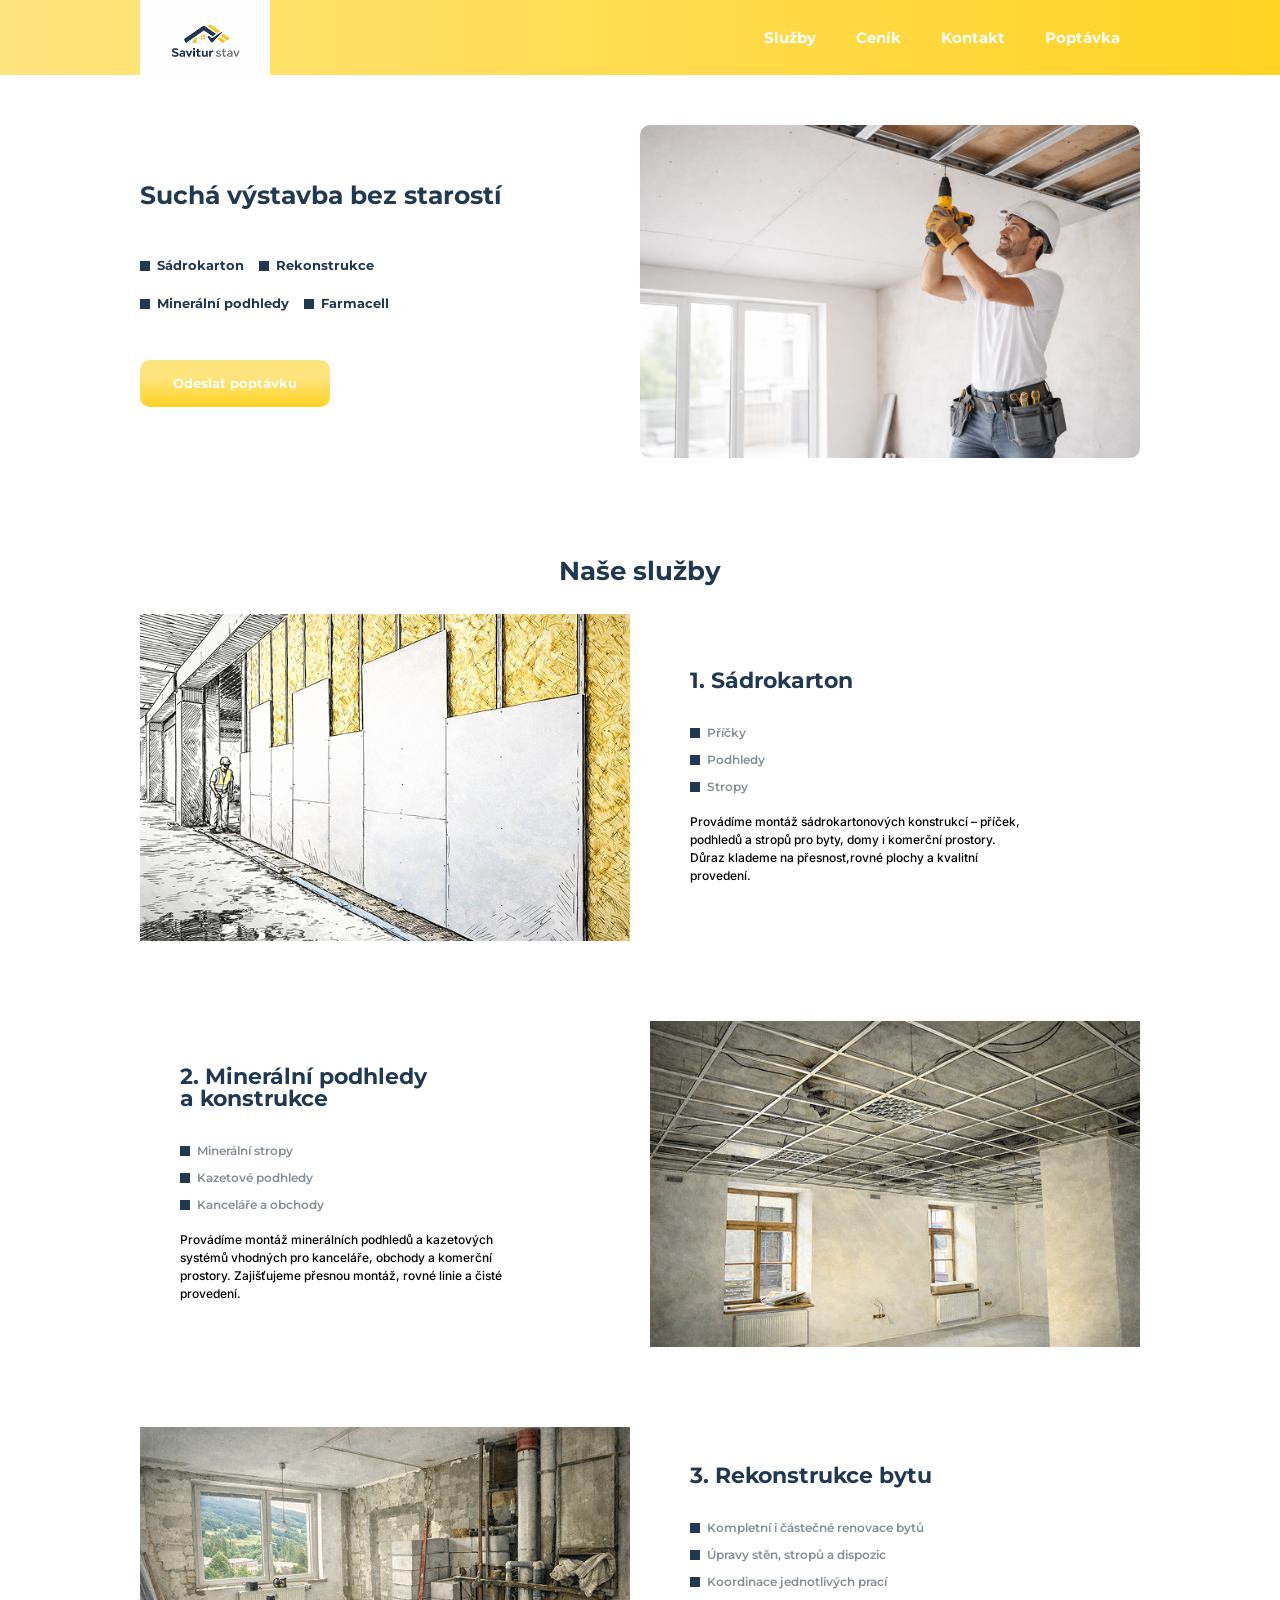
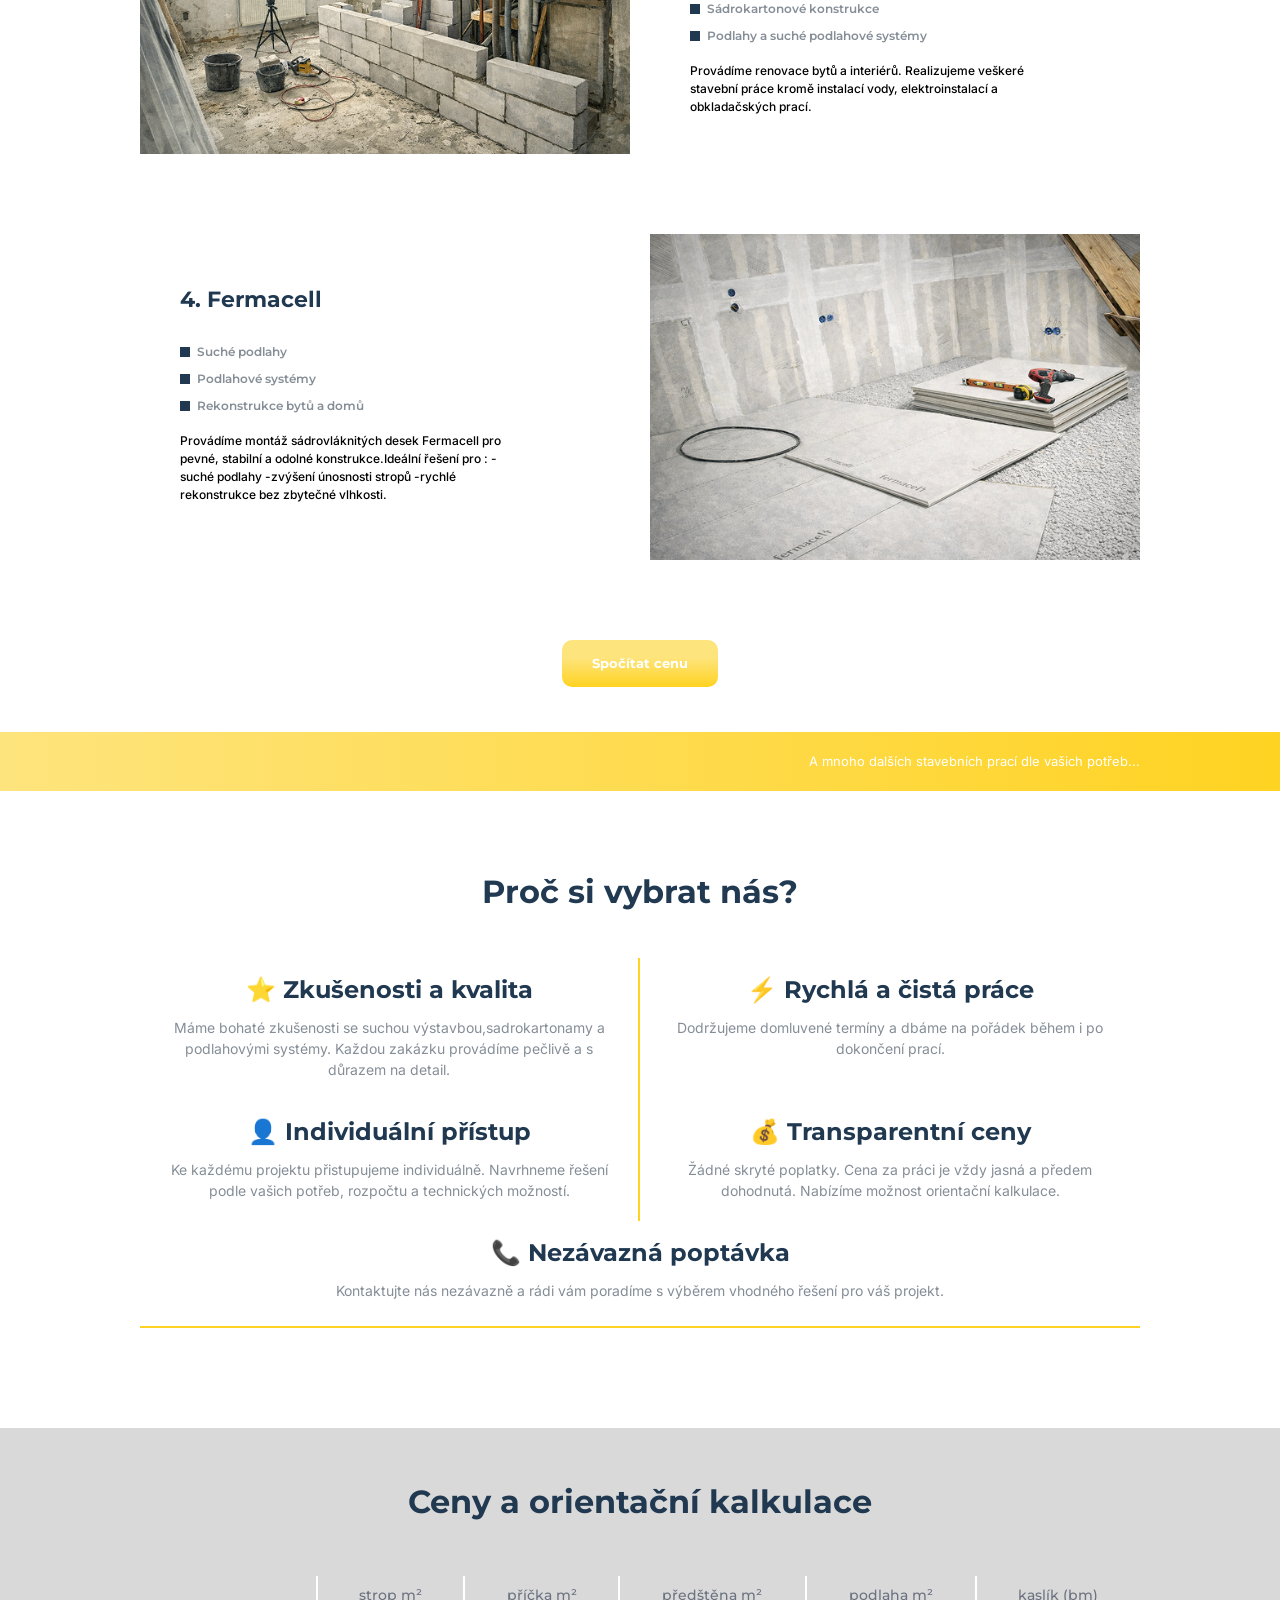
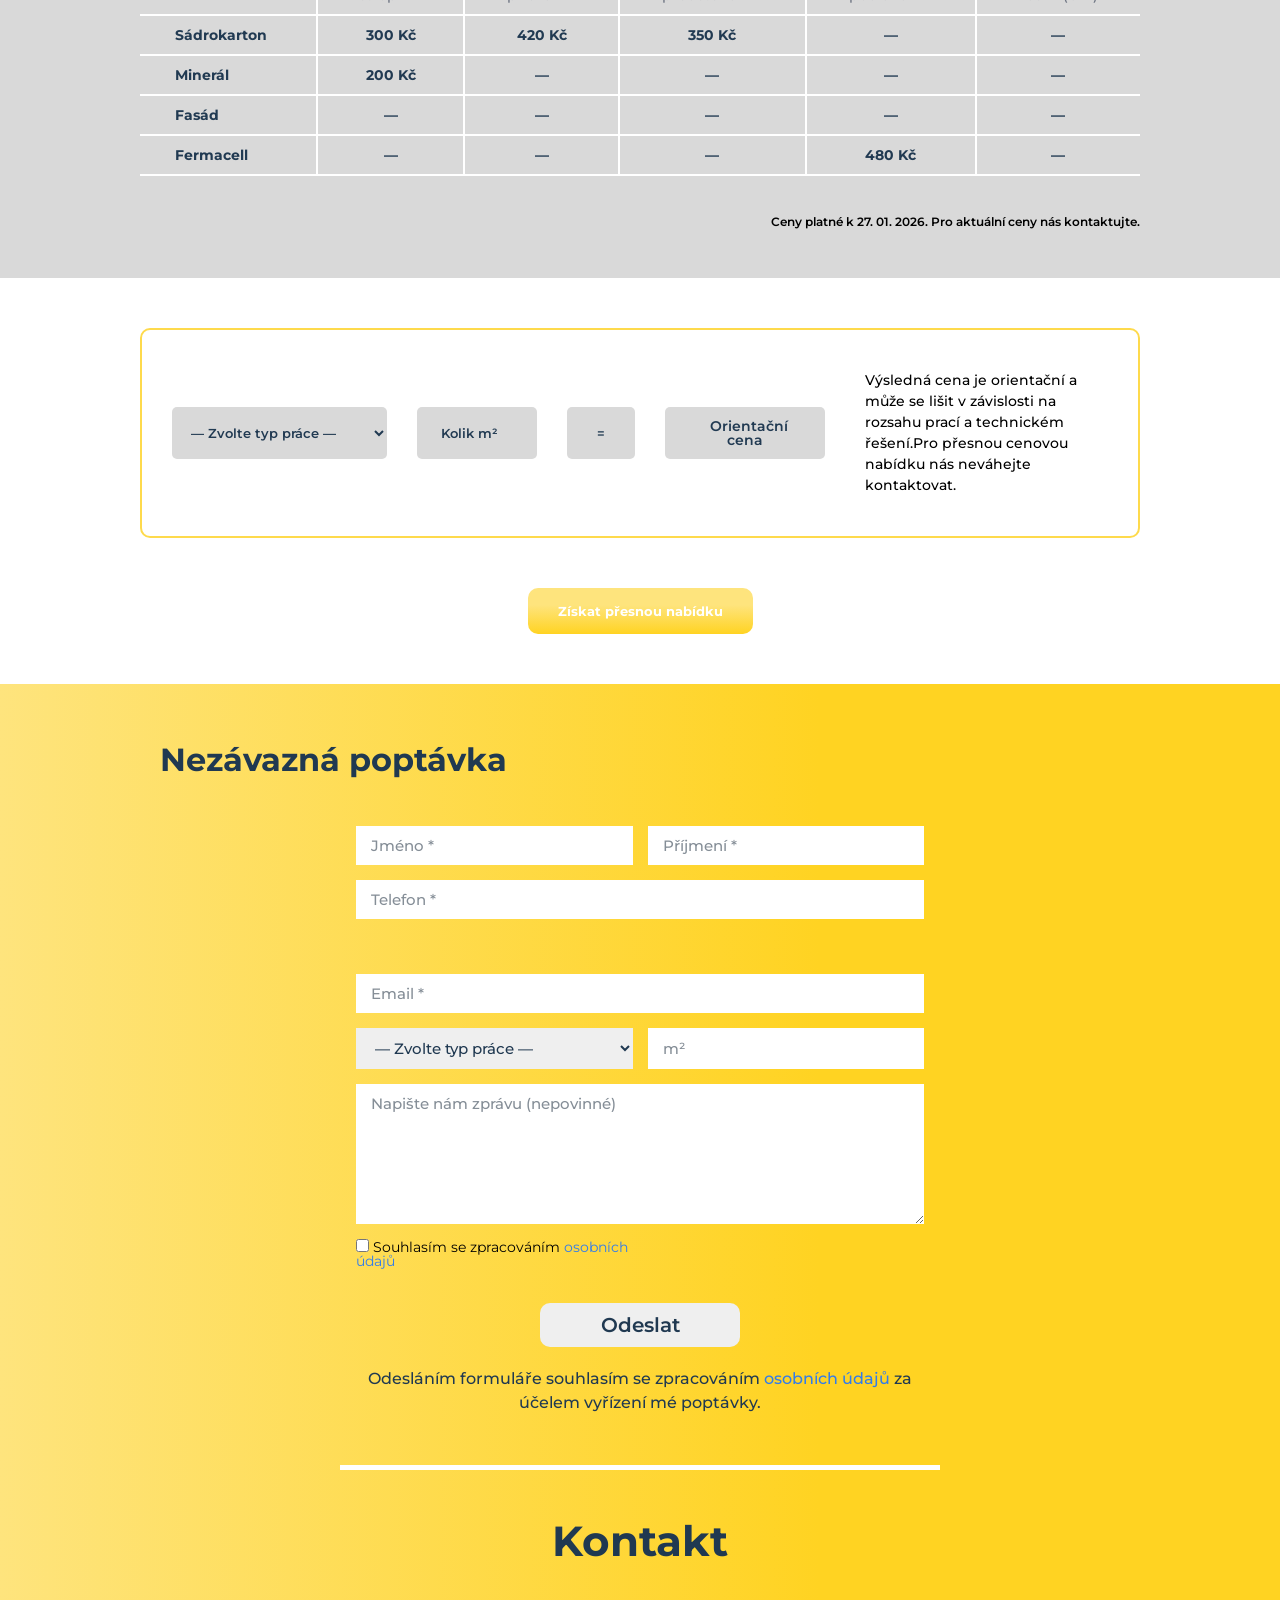
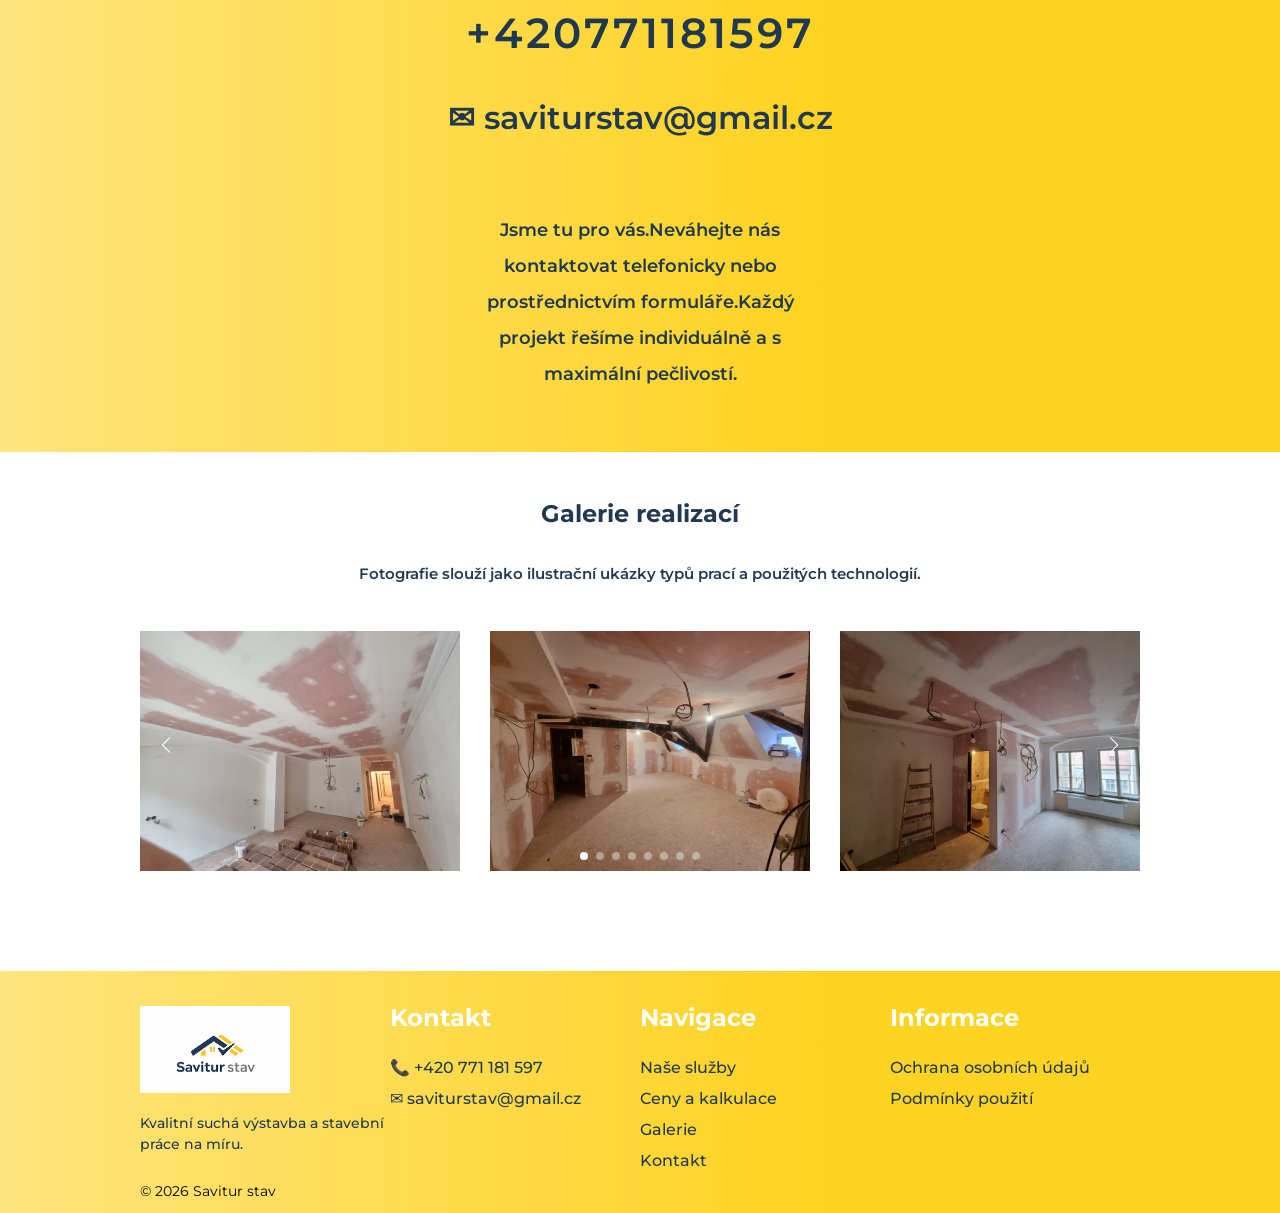
<file: index.html>
<!DOCTYPE html>
<html lang="en">
<head>
  <meta charset="UTF-8">
  <meta name="viewport" content="width=device-width, initial-scale=1.0">
  <link rel="stylesheet" href="css/nullstyle.css">
  <link rel="stylesheet" href="css/components.css">
  <link rel="stylesheet" href="https://cdn.jsdelivr.net/npm/swiper@11/swiper-bundle.min.css"/>
  <link rel="stylesheet" href="css/style.css">
  <title>Savitur stav</title>
</head>
<body>
  <div class="wrapper">
    <header>
      <div class="header">
        <div class="container">
          <div class="header__body">
            <div class="header__logo">
              <a href="index.html"><img src="images/header__logo.png" alt="#"></a>
            </div>
            <nav class="header__list">
              <ul>
                <li><a href="#work">Služby</a></li>
                <li><a href="#table">Ceník</a></li>
                <li><a href="#poptavka">Kontakt</a></li>
                <li><a href="#poptavka">Poptávka</a></li>
              </ul>
            </nav>
            <div class="burger">
              <span></span>
            </div>
          </div>
        </div>
      </div>
      <div class="burger__body">
        <nav class="header__list">
          <ul>
          <li><a href="#work">Služby</a></li>
          <li><a href="#table">Ceník</a></li>
          <li><a href="#poptavka">Kontakt</a></li>
          <li class="poptvka"><a href="#poptavka">Poptávka</a></li>
        </ul>
      </nav>
    </div>
    </header>
    <main>
      <section>
        <div class="hero">
          <div class="container">
            <div class="hero__body">
              <div class="hero__text">
                <h1 class="title24">Suchá výstavba  bez starostí</h1>
                <ul>
                  <li class="title13"><span><div class="kvadrat"></div></span>Sádrokarton</li>
                  <li class="title13"><span><div class="kvadrat"></div></span>Rekonstrukce</li>
                  <li class="title13"><span><div class="kvadrat"></div></span>Minerální podhledy</li>
                  <li class="title13"><span><div class="kvadrat"></div></span>Farmacell</li>
                </ul>
                <button class="button"><a href="#poptavka">Odeslat poptávku</a></button>
              </div>
              <div class="hero__img">
                <img src="images/hero__images1.png" alt="#">
              </div>
            </div>
          </div>
        </div>
      </section>
      <section id="work">
        <div class="works">
          <div class="container">
            <div class="works__body">
              <h2 class="works__title title23">Naše služby</h2>
              <div class="works__block">
                <div class="works__block__images">
                  <img src="images/section-2__works-block1.png" alt="#">
                </div>
                <div class="works__block__text">
                  <h3 class="works__block__text__title title18">1. Sádrokarton</h3>
                  <div class="works__block__text__images">
                    <img src="images/section-2__works-block1.png" alt="#">
                  </div>
                  <div class="works__block__text__subtitle">
                    <h4><span><div class="kvadrat"></div></span>Příčky</h4>
                    <h4><span><div class="kvadrat"></div></span>Podhledy</h4>
                    <h4><span><div class="kvadrat"></div></span>Stropy</h4>
                  </div>
                  <div class="works__block__text__text">
                    <p>Provádíme montáž sádrokartonových konstrukcí
                    – příček, podhledů a stropů 
                    pro byty, domy i komerční prostory. 
                    Důraz klademe na přesnost,rovné plochy
                    a kvalitní provedení.</p>
                  </div>
                </div>
              </div>
              <div class="works__block">
                <div class="works__block__text">
                  <h3 class="works__block__text__title title18">2. Minerální podhledy <br> a konstrukce</h3>
                  <div class="works__block__text__images">
                    <img src="images/section-2__works-block2.png" alt="#">
                  </div>
                  <div class="works__block__text__subtitle">
                    <h4><span><div class="kvadrat"></div></span>Minerální stropy</h4>
                    <h4><span><div class="kvadrat"></div></span>Kazetové podhledy</h4>
                    <h4><span><div class="kvadrat"></div></span>Kanceláře a obchody</h4>
                  </div>
                  <div class="works__block__text__text">
                    <p>Provádíme montáž minerálních podhledů a kazetových systémů
                      vhodných pro kanceláře, obchody a komerční prostory. 
                      Zajišťujeme přesnou montáž, rovné linie a čisté provedení.</p>
                  </div>
                </div>
                <div class="works__block__images">
                  <img src="images/section-2__works-block2.png" alt="#">
                </div>
              </div>
              <div class="works__block">
                <div class="works__block__images">
                  <img src="images/section-2__works-block3.png" alt="#">
                </div>
                <div class="works__block__text">
                  <h3 class="works__block__text__title title18">3. Rekonstrukce bytu</h3>
                  <div class="works__block__text__images">
                    <img src="images/section-2__works-block3.png" alt="#">
                  </div>
                  <div class="works__block__text__subtitle">
                    <h4><span><div class="kvadrat"></div></span>Kompletní i částečné renovace bytů</h4>
                    <h4><span><div class="kvadrat"></div></span>Úpravy stěn, stropů a dispozic</h4>
                    <h4><span><div class="kvadrat"></div></span>Koordinace jednotlivých prací</h4>
                    <h4><span><div class="kvadrat"></div></span>Sádrokartonové konstrukce</h4>
                    <h4><span><div class="kvadrat"></div></span>Podlahy a suché podlahové systémy</h4>
                  </div>
                  <div class="works__block__text__text">
                    <p>Provádíme renovace bytů a interiérů. Realizujeme veškeré stavební práce kromě instalací vody, elektroinstalací a obkladačských prací.</p>
                  </div>
                </div>
              </div>
              <div class="works__block">
                <div class="works__block__text">
                  <h3 class="works__block__text__title title18">4. Fermacell</h3>
                  <div class="works__block__text__images">
                    <img src="images/section-2__works-block4.png" alt="#">
                  </div>
                  <div class="works__block__text__subtitle">
                    <h4><span><div class="kvadrat"></div></span>Suché podlahy</h4>
                    <h4><span><div class="kvadrat"></div></span>Podlahové systémy</h4>
                    <h4><span><div class="kvadrat"></div></span>Rekonstrukce bytů a domů</h4>
                  </div>
                  <div class="works__block__text__text">
                    <p>Provádíme montáž sádrovláknitých desek Fermacell
                    pro pevné, stabilní a odolné konstrukce.Ideální řešení pro :
                    -suché podlahy
                    -zvýšení únosnosti stropů 
                    -rychlé rekonstrukce bez zbytečné vlhkosti.</p>
                  </div>
                </div>
                <div class="works__block__images">
                  <img src="images/section-2__works-block4.png" alt="#">
                </div>
              </div>
              <div class="works__button">
                <button class="button"><a href="#calck">Spočítat cenu</a></button>
              </div>
            </div>
          </div>
          <div class="works__footer">
            <div class="container">
              <p> A mnoho dalších stavebních prací dle vašich potřeb... </p>
            </div>
          </div>
        </div>
      </section>
      <section>
        <div class="why">
          <div class="container">
            <h2 class="why__title title24">Proč si vybrat nás?</h2>
            <div class="why__body">
              <div class="why__body__section why-border">
                <h3 class="why__body__section__title title18">⭐ Zkušenosti a kvalita</h3>
                <p class="why__body__section__text">Máme bohaté zkušenosti se suchou výstavbou,sadrokartonamy a   podlahovými systémy.
                  Každou zakázku provádíme pečlivě a s    důrazem na detail.
                </p>
              </div>
              <div class="why__body__section">
                <h3 class="why__body__section__title title18">⚡ Rychlá a čistá práce</h3>
                <p class="why__body__section__text">
                  Dodržujeme domluvené termíny a dbáme na pořádek
                  během i po dokončení prací.
                </p>
              </div>
              <div class="why__body__section why-border">
                <h3 class="why__body__section__title title18">👤 Individuální přístup</h3>
                <p class="why__body__section__text">
                  Ke každému projektu přistupujeme individuálně.
                  Navrhneme řešení podle vašich potřeb,
                  rozpočtu a technických možností.
                </p>
              </div>
              <div class="why__body__section">
                <h3 class="why__body__section__title title18">💰 Transparentní ceny</h3>
                <p class="why__body__section__text">
                  Žádné skryté poplatky. Cena za práci je vždy
                  jasná a předem dohodnutá.
                  Nabízíme možnost orientační kalkulace.
                </p>
              </div>
              <div class="why__body__section__last">
                <h3 class="why__body__section__title title18">📞 Nezávazná poptávka</h3>
                <p class="why__body__section__text">
                  Kontaktujte nás nezávazně a rádi vám poradíme s výběrem vhodného řešení pro váš projekt.
                </p>
              </div>
            </div>
          </div>
        </div>
      </section>
      <section id="table">
        <div class="table">
          <div class="container">
            <h2 class="table__title title23">Ceny a orientační kalkulace</h2>
            <div class="table__body">
              <table class="price-table">
                <thead>
                  <tr>
                    <th></th>
                    <th>strop m²</th>
                    <th>příčka m²</th>
                    <th>předštěna m²</th>
                    <th>podlaha m²</th>
                    <th>kaslík (bm)</th>
                  </tr>
                </thead>

                <tbody>
                  <tr>
                    <th>Sádrokarton</th>
                    <td>300 Kč</td>
                    <td>420 Kč</td>
                    <td>350 Kč</td>
                    <td>—</td>
                    <td>—</td>
                  </tr>
                <tr>
                  <th>Minerál</th>
                  <td>200 Kč</td>
                  <td>—</td>
                  <td>—</td>
                  <td>—</td>
                  <td>—</td>
                </tr>
                <tr>
                  <th>Fasád</th>
                  <td>—</td>
                  <td>—</td>
                  <td>—</td>
                  <td>—</td>
                  <td>—</td>
                </tr>
                <tr>
                  <th>Fermacell</th>
                  <td>—</td>
                  <td>—</td>
                  <td>—</td>
                  <td>480 Kč</td>
                  <td>—</td>
                </tr>
              </tbody>
              </table>
            </div>
            <div class="table__bottom">
              <h3>Ceny platné k 27. 01. 2026. Pro aktuální ceny nás kontaktujte.</h3>
            </div>
          </div>
        </div>
      </section>
      <section id="calck">
        <div class="calculator">
          <div class="container">
            <div class="calculator__body">
              <div class="calculator__body__left">
                <select id="menu" name="menu">
                  <option value="">— Zvolte typ práce —</option>
                  <option value="550" data-unit="m2">Sádrokarton (příčka)</option>
                  <option value="400" data-unit="m2">Sádrokarton (strop)</option>
                  <option value="600" data-unit="mb">Sádrokarton (kaslick)</option>
                  <option value="500" data-unit="m2">Sádrokarton (predstena)</option>
                  <option value="220" data-unit="m2">Minerál (strop)</option>
                  <option value="600" data-unit="mb">Minerál (kaslick)</option>
                  <option value="400" data-unit="m2">Farmacell (podlaha)</option>
                  <option value="450" data-unit="m2">Farmacell (pricka)</option>
                  <option value="550" data-unit="m2">Farmacell (strop)</option>
              </select>
              <input class="kolik" type="number" placeholder="Kolik m²">
              <button class="sum">=</button>
              <div class="result">Orientační cena</div>
              </div>
              <div class="calculator__body__right">
                <p>Výsledná cena je orientační a může se lišit v závislosti na rozsahu prací a technickém řešení.Pro přesnou cenovou nabídku nás neváhejte kontaktovat.</p>
              </div>
            </div>
            <button class="calc__button button"><a href="#poptavka">Získat přesnou nabídku</a></button>
          </div>
        </div>
      </section>
      <section id="poptavka">
        <div class="contact">
            <div class="container">
              <h2 class="contact__title title23">Nezávazná poptávka</h2>
            <div class="contact__body">
              <div class="contact__column contact__column__email">
                <form id="contact-form" action="https://api.web3forms.com/submit" method="POST">
                <input type="hidden" name="access_key" value="35f3a0e7-79f1-489a-b261-8076fadb7ca7">
                <input type="hidden" name="subject" value="Nová poptávka z webu Savitur Stav">
                <input type="checkbox" name="botcheck" style="display:none;">
                <input type="text" name="jmeno" class="name" placeholder="Jméno *" required>
                <input type="text" name="prijmeni" class="lastname" placeholder="Příjmení *" required>
                <input type="tel" name="telefon" class="telefon" placeholder="Telefon *" required>
                <input type="email" name="email" class="email" placeholder="Email *" required>
                <select name="typ_prace" id="work" class="work" required>
                  <option value="">— Zvolte typ práce —</option>
                  <option value="Sádrokarton (příčka)">Sádrokarton (příčka)</option>
                  <option value="Sádrokarton (strop)">Sádrokarton (strop)</option>
                  <option value="Sádrokarton (kaslick)">Sádrokarton (kaslick)</option>
                  <option value="Sádrokarton (predstena)">Sádrokarton (predstena)</option>
                  <option value="Minerál (strop)">Minerál (strop)</option>
                  <option value="Minerál (kaslick)">Minerál (kaslick)</option>
                  <option value="Farmacell (podlaha)">Farmacell (podlaha)</option>
                  <option value="Farmacell (pricka)">Farmacell (pricka)</option>
                  <option value="Farmacell (strop)">Farmacell (strop)</option>
                </select>
                <input type="text" name="plocha" class="m2" placeholder="m²">
                <textarea name="zprava" class="massage" placeholder="Napište nám zprávu (nepovinné)"></textarea>

                <label class="label">
                  <input type="checkbox" required>
                    Souhlasím se zpracováním
                    <a href="osobniudaje.html">osobních údajů</a>
                </label>

                <button type="submit" class="contact__button">Odeslat</button>

              </form>

<p class="form-status"></p>

                <p class="contact__text">
                    Odesláním formuláře souhlasím
                    se zpracováním <a href="osobniudaje.html">osobních údajů</a> za účelem vyřízení mé poptávky.
                  </p>
              </div>
              <div class="contact__column contact__column__telefon" id="kontakt">
                <h2 class="contact__column__telefon__title">Kontakt</h2>
                <h4>+420771181597</h4>
                <h3 class="email">✉ saviturstav@gmail.cz</h3>
                <p>Jsme tu pro vás.Neváhejte nás kontaktovat telefonicky nebo prostřednictvím formuláře.Každý projekt řešíme individuálně a s maximální pečlivostí.</p>
              </div>
            </div>
            </div>
        </div>
      </section>
      <section id="galerie">
        <div class="slider">
          <div class="container">
            <h2 class="title23 slider__title">Galerie realizací</h2>
            <p class="slider__subtitle">Fotografie slouží jako ilustrační ukázky typů prací a použitých technologií.</p>
            <div class="swiper mySwiper">
              <div class="swiper-wrapper">

                <div class="swiper-slide">
                  <img src="images/swiper1.jpg" alt="#">
                </div>

                <div class="swiper-slide">
                  <img src="images/swiper2.jpg" alt="#">
                </div>

                <div class="swiper-slide">
                  <img src="images/swiper3.jpg" alt="#">
                </div>

                <div class="swiper-slide">
                  <img src="images/swiper4.jpg" alt="#">
                </div>

                <div class="swiper-slide">
                  <img src="images/swiper5.jpg" alt="#">
                </div>

                <div class="swiper-slide">
                  <img src="images/swiper6.jpg" alt="#">
                </div>

                <div class="swiper-slide">
                  <img src="images/swiper7.jpg" alt="#">
                </div>

                <div class="swiper-slide">
                  <img src="images/swiper8.jpg" alt="#">
                </div>

              </div>

                <div class="swiper-button-next"></div>
                <div class="swiper-button-prev"></div>

                <div class="swiper-pagination"></div>
              </div>
          </div>
        </div>
      </section>
    </main>
    <footer>
      <div class="footer">
        <div class="container">
          <div class="footer__body">
            <div class="footer__section">
              <div class="footer__logo">
                <img src="images/header__logo.png" alt="#">
                <p>Kvalitní suchá výstavba a stavební práce na míru.</p>
              </div>
            </div>
            <div class="footer__section">
              <h2 class="footer__section__title">Kontakt</h2>
              <h3 class="footer__section__subtitle">📞 +420 771 181 597</h3>
              <h3 class="footer__section__subtitle">✉ saviturstav@gmail.cz</h3>
            </div>
            <div class="footer__section">
              <h2 class="footer__section__title">Navigace</h2>
              <h3 class="footer__section__subtitle"><a href="index.html#work">Naše služby</a></h3>
              <h3 class="footer__section__subtitle"><a href="index.html#calck">Ceny a kalkulace</a></h3>
              <h3 class="footer__section__subtitle"><a href="index.html#galerie">Galerie</a></h3>
              <h3 class="footer__section__subtitle"><a href="index.html#poptavka">Kontakt</a></h3>
            </div>
            <div class="footer__section">
              <h2 class="footer__section__title">Informace</h2>
              <h3 class="footer__section__subtitle"><a href="osobniudaje.html">Ochrana osobních údajů</a></h3>
              <h3 class="footer__section__subtitle"><a href="podminky.html">Podmínky použití</a></h3>
            </div>
          </div>
          <div class="footer__bottom">
            <p>© 2026 Savitur stav</p>
          </div>
        </div>
      </div>
    </footer>
  </div>
</body>
<script src="https://cdn.jsdelivr.net/npm/swiper@11/swiper-bundle.min.js"></script>
<script src="js/swiper.js"></script>
<script src="js/script-burger.js"></script>
<script src="js/calculator.js"></script>

</html>
</file>
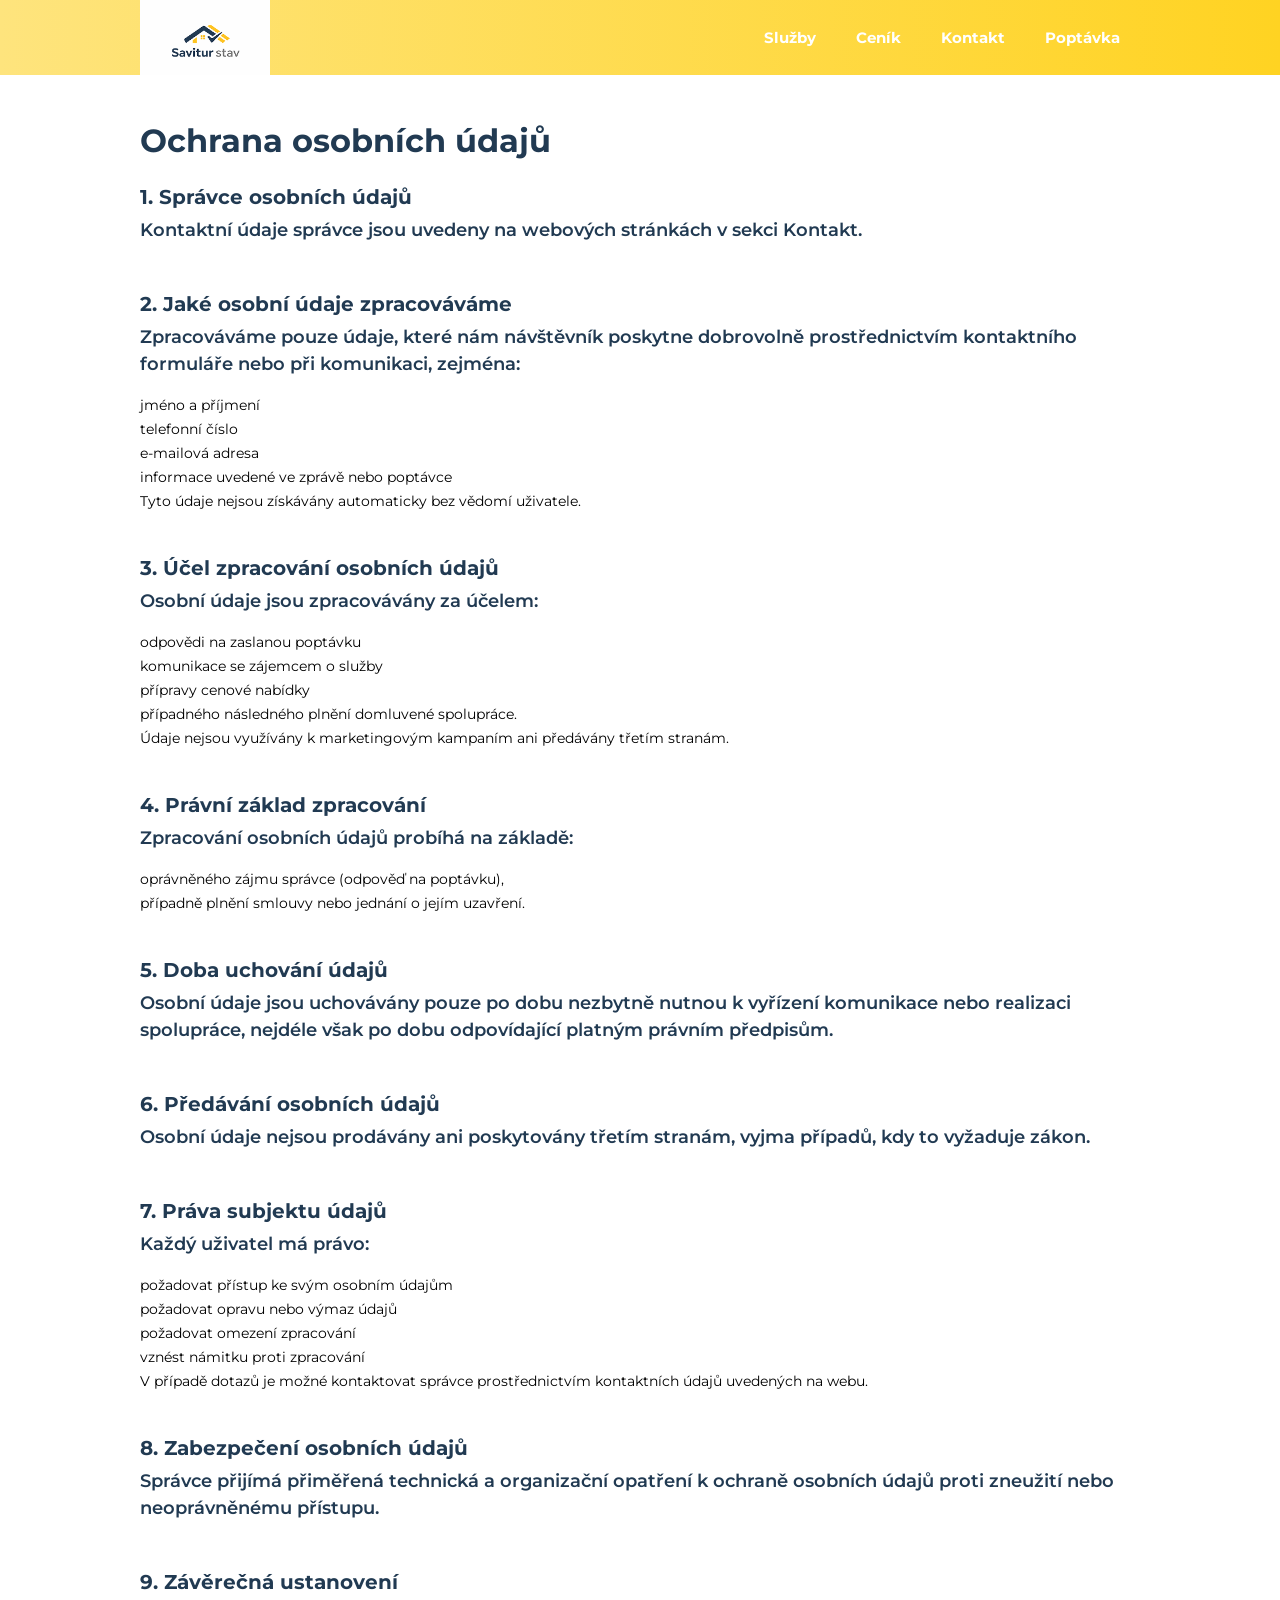
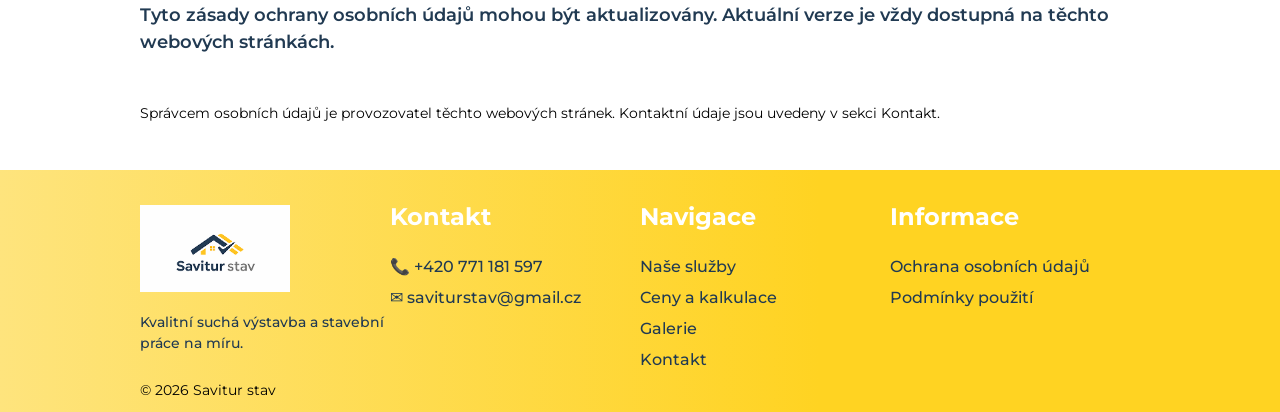
<file: osobniudaje.html>
<!DOCTYPE html>
<html lang="en">
<head>
  <meta charset="UTF-8">
  <meta name="viewport" content="width=device-width, initial-scale=1.0">
  <link rel="stylesheet" href="css/nullstyle.css">
  <link rel="stylesheet" href="css/components.css">
  <link rel="stylesheet" href="css/style.css">
  <title>Savitur stav</title>
</head>
<body>
  <div class="wrapper">
    <header>
      <div class="header">
        <div class="container">
          <div class="header__body">
            <div class="header__logo">
              <a href="index.html"><img src="images/header__logo.png" alt="#"></a>
            </div>
            <nav class="header__list">
              <ul>
                <li><a href="index.html#work">Služby</a></li>
                <li><a href="index.html#table">Ceník</a></li>
                <li><a href="index.html#poptavka">Kontakt</a></li>
                <li><a href="index.html#poptavka">Poptávka</a></li>
              </ul>
            </nav>
            <div class="burger">
              <span></span>
            </div>
          </div>
        </div>
      </div>
      <div class="burger__body">
        <nav class="header__list">
          <ul>
                <li><a href="index.html#work">Služby</a></li>
                <li><a href="index.html#table">Ceník</a></li>
                <li><a href="index.html#poptavka">Kontakt</a></li>
                <li><a href="index.html#poptavka">Poptávka</a></li>
              </ul>
      </nav>
    </div>
    </header>
    <main class="udaje">
      <div class="title">
        <div class="container">
          <h1 class="udaje__title">Ochrana osobních údajů</h1>
        </div>
        <div class="body__text">
          <div class="container">
            <div class="text__section">
              <h2 class="text__section__title">1. Správce osobních údajů</h2>
              <p class="text__section__text">Kontaktní údaje správce jsou uvedeny na webových stránkách v sekci Kontakt.</p>
            </div>


            <div class="text__section">
              <h2 class="text__section__title">2. Jaké osobní údaje zpracováváme</h2>
              <p class="text__section__text">Zpracováváme pouze údaje, které nám návštěvník poskytne dobrovolně prostřednictvím kontaktního formuláře nebo při komunikaci, zejména:</p>
              <ul>
                <li>jméno a příjmení</li>
                <li>telefonní číslo</li>
                <li>e-mailová adresa</li>
                <li>informace uvedené ve zprávě nebo poptávce</li>
              </ul>
              <h4>Tyto údaje nejsou získávány automaticky bez vědomí uživatele.</h4>
            </div>


            <div class="text__section">
              <h2 class="text__section__title">3. Účel zpracování osobních údajů</h2>
              <p class="text__section__text">Osobní údaje jsou zpracovávány za účelem:</p>
              <ul>
                <li>odpovědi na zaslanou poptávku</li>
                <li>komunikace se zájemcem o služby</li>
                <li>přípravy cenové nabídky</li>
                <li>případného následného plnění domluvené spolupráce.</li>
              </ul>
              <h4>Údaje nejsou využívány k marketingovým kampaním ani předávány třetím stranám.</h4>
            </div>


            <div class="text__section">
              <h2 class="text__section__title">4. Právní základ zpracování</h2>
              <p class="text__section__text">Zpracování osobních údajů probíhá na základě:</p>
              <ul>
                <li>oprávněného zájmu správce (odpověď na poptávku),</li>
                <li>případně plnění smlouvy nebo jednání o jejím uzavření.</li>
              </ul>
            </div>

            <div class="text__section">
              <h2 class="text__section__title">5. Doba uchování údajů</h2>
              <p class="text__section__text">Osobní údaje jsou uchovávány pouze po dobu nezbytně nutnou k vyřízení komunikace nebo realizaci spolupráce, nejdéle však po dobu odpovídající platným právním předpisům.</p>
            </div>


            <div class="text__section">
              <h2 class="text__section__title">6. Předávání osobních údajů</h2>
              <p class="text__section__text">Osobní údaje nejsou prodávány ani poskytovány třetím stranám, vyjma případů, kdy to vyžaduje zákon.</p>
            </div>


            <div class="text__section">
              <h2 class="text__section__title">7. Práva subjektu údajů</h2>
              <p class="text__section__text">Každý uživatel má právo:</p>
              <ul>
                <li>požadovat přístup ke svým osobním údajům</li>
                <li>požadovat opravu nebo výmaz údajů</li>
                <li>požadovat omezení zpracování</li>
                <li>vznést námitku proti zpracování</li>
              </ul>
              <h4>V případě dotazů je možné kontaktovat správce prostřednictvím kontaktních údajů uvedených na webu.</h4>
            </div>


            <div class="text__section">
              <h2 class="text__section__title">8. Zabezpečení osobních údajů</h2>
              <p class="text__section__text">Správce přijímá přiměřená technická a organizační opatření k ochraně osobních údajů proti zneužití nebo neoprávněnému přístupu.</p>
            </div>

            <div class="text__section">
              <h2 class="text__section__title">9. Závěrečná ustanovení</h2>
              <p class="text__section__text">Tyto zásady ochrany osobních údajů mohou být aktualizovány. Aktuální verze je vždy dostupná na těchto webových stránkách.</p>
            </div>
            <h5>
              Správcem osobních údajů je provozovatel těchto webových stránek.
              Kontaktní údaje jsou uvedeny v sekci Kontakt.
            </h5>
          </div>
        </div>
      </div>
    </main>
    <footer>
      <div class="footer">
        <div class="container">
          <div class="footer__body">
            <div class="footer__section">
              <div class="footer__logo">
                <img src="images/header__logo.png" alt="#">
                <p>Kvalitní suchá výstavba a stavební práce na míru.</p>
              </div>
            </div>
            <div class="footer__section">
              <h2 class="footer__section__title">Kontakt</h2>
              <h3 class="footer__section__subtitle">📞 +420 771 181 597</h3>
              <h3 class="footer__section__subtitle">✉ saviturstav@gmail.cz</h3>
            </div>
            <div class="footer__section">
              <h2 class="footer__section__title">Navigace</h2>
              <h3 class="footer__section__subtitle"><a href="index.html#work">Naše služby</a></h3>
              <h3 class="footer__section__subtitle"><a href="index.html#calck">Ceny a kalkulace</a></h3>
              <h3 class="footer__section__subtitle"><a href="index.html#galerie">Galerie</a></h3>
              <h3 class="footer__section__subtitle"><a href="index.html#poptavka">Kontakt</a></h3>
            </div>
            <div class="footer__section">
              <h2 class="footer__section__title">Informace</h2>
              <h3 class="footer__section__subtitle"><a href="osobniudaje.html">Ochrana osobních údajů</a></h3>
              <h3 class="footer__section__subtitle"><a href="podminky.html">Podmínky použití</a></h3>
            </div>
          </div>
          <div class="footer__bottom">
            <p>© 2026 Savitur stav</p>
          </div>
        </div>
      </div>
    </footer>
  </div>
</body>
  <script src="js/script-burger.js"></script>
</html>
</file>
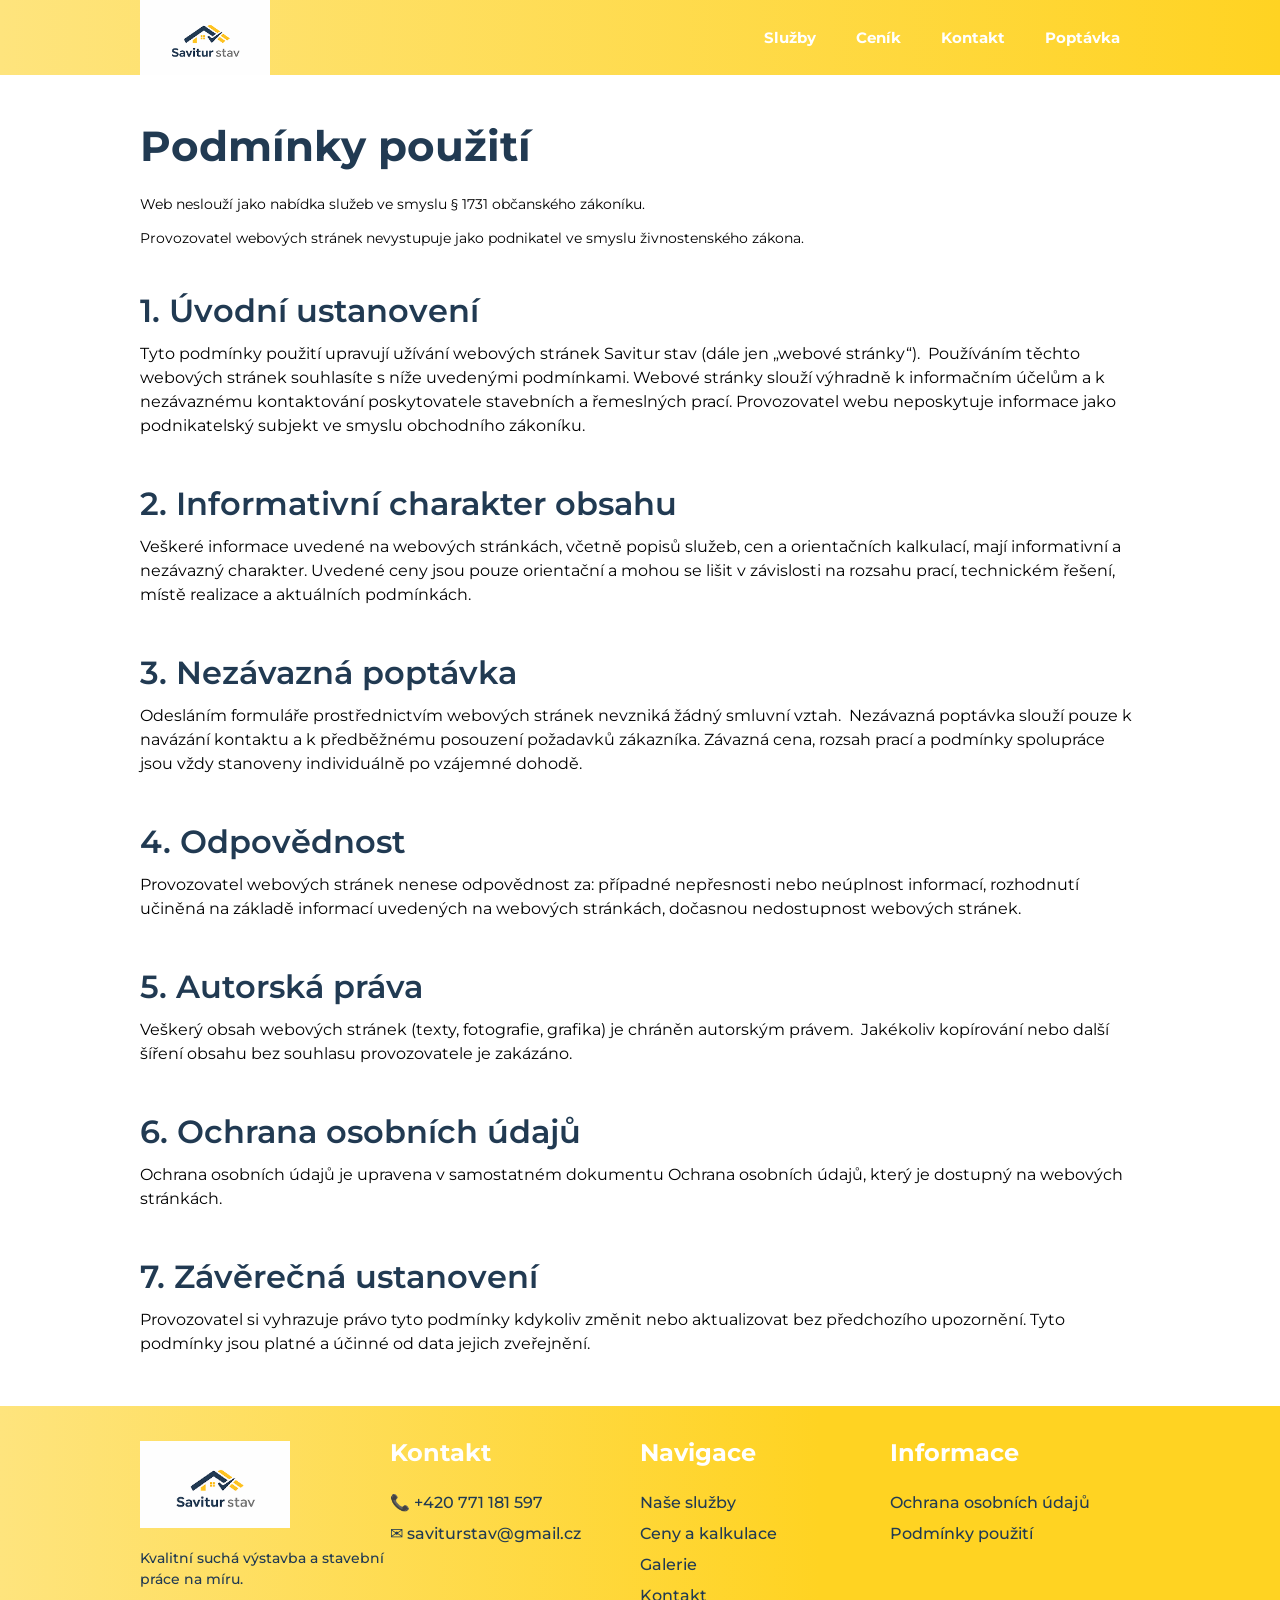
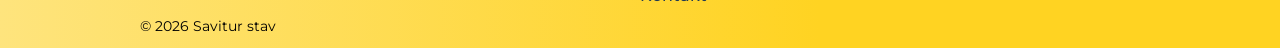
<file: podminky.html>
<!DOCTYPE html>
<html lang="en">
<head>
  <meta charset="UTF-8">
  <meta name="viewport" content="width=device-width, initial-scale=1.0">
  <link rel="stylesheet" href="css/nullstyle.css">
  <link rel="stylesheet" href="css/components.css">
  <link rel="stylesheet" href="css/style.css">
  <title>Podminki</title>
</head>
<body>
  <div class="wrapper">
    <header>
      <div class="header">
        <div class="container">
          <div class="header__body">
            <div class="header__logo">
              <a href="index.html"><img src="images/header__logo.png" alt="#"></a>
            </div>
            <nav class="header__list">
              <ul>
                <li><a href="index.html#work">Služby</a></li>
                <li><a href="index.html#table">Ceník</a></li>
                <li><a href="index.html#poptavka">Kontakt</a></li>
                <li><a href="index.html#poptavka">Poptávka</a></li>
              </ul>
            </nav>
            <div class="burger">
              <span></span>
            </div>
          </div>
        </div>
      </div>
      <div class="burger__body">
          <nav class="header__list">
              <ul>
                <li><a href="index.html#work">Služby</a></li>
                <li><a href="index.html#table">Ceník</a></li>
                <li><a href="index.html#poptavka">Kontakt</a></li>
                <li><a href="index.html#poptavka">Poptávka</a></li>
              </ul>
            </nav>
    </div>
    </header>
    <main>
      <div class="podminky">
        <div class="container">
          <div class="podminky__body">
            <h1 class="podminky__title">Podmínky použití</h1>
            <h2 class="podminky__subtitle">Web neslouží jako nabídka služeb ve smyslu § 1731 občanského zákoníku.</h2>
            <h2 class="podminky__subtitle">Provozovatel webových stránek nevystupuje jako podnikatel ve smyslu živnostenského zákona.</h2>
            <div class="podminky__section">
              <h3 class="podminky__section__title">1. Úvodní ustanovení</h3>
              <p class="podminky__section__text">
                Tyto podmínky použití upravují užívání webových stránek Savitur stav (dále jen „webové stránky“).  Používáním těchto webových stránek souhlasíte s níže uvedenými podmínkami.
                  Webové stránky slouží výhradně k informačním účelům a k nezávaznému kontaktování poskytovatele stavebních a řemeslných prací.
                Provozovatel webu neposkytuje informace jako podnikatelský subjekt ve smyslu obchodního zákoníku.
              </p>
            </div>
            <div class="podminky__section">
              <h3 class="podminky__section__title">2. Informativní charakter obsahu</h3>
              <p class="podminky__section__text">
                Veškeré informace uvedené na webových stránkách, včetně popisů služeb, cen a orientačních kalkulací, mají informativní a nezávazný charakter.
Uvedené ceny jsou pouze orientační a mohou se lišit v závislosti na rozsahu prací, technickém řešení, místě realizace a aktuálních podmínkách.
              </p>
            </div>
            <div class="podminky__section">
              <h3 class="podminky__section__title">3. Nezávazná poptávka</h3>
              <p class="podminky__section__text">
                Odesláním formuláře prostřednictvím webových stránek nevzniká žádný smluvní vztah.  Nezávazná poptávka slouží pouze k navázání kontaktu a k předběžnému posouzení požadavků zákazníka.
Závazná cena, rozsah prací a podmínky spolupráce jsou vždy stanoveny individuálně po vzájemné dohodě.
              </p>
            </div>
            <div class="podminky__section">
              <h3 class="podminky__section__title">4. Odpovědnost</h3>
              <p class="podminky__section__text">
                Provozovatel webových stránek nenese odpovědnost za:
případné nepřesnosti nebo neúplnost informací,
rozhodnutí učiněná na základě informací uvedených na webových stránkách,
dočasnou nedostupnost webových stránek.
              </p>
            </div>
            <div class="podminky__section">
              <h3 class="podminky__section__title">5. Autorská práva</h3>
              <p class="podminky__section__text">
                Veškerý obsah webových stránek (texty, fotografie, grafika) je chráněn autorským právem.  Jakékoliv kopírování nebo další šíření obsahu bez souhlasu provozovatele je zakázáno.
              </p>
            </div>
            <div class="podminky__section">
              <h3 class="podminky__section__title">6. Ochrana osobních údajů</h3>
              <p class="podminky__section__text">
                Ochrana osobních údajů je upravena v samostatném dokumentu Ochrana osobních údajů, který je dostupný na webových stránkách.
              </p>
            </div>
            <div class="podminky__section">
              <h3 class="podminky__section__title">7. Závěrečná ustanovení</h3>
              <p class="podminky__section__text">
                Provozovatel si vyhrazuje právo tyto podmínky kdykoliv změnit nebo aktualizovat bez předchozího upozornění.
Tyto podmínky jsou platné a účinné od data jejich zveřejnění.
              </p>
            </div>
          </div>
        </div>
      </div>
    </main>
    <footer>
      <div class="footer">
        <div class="container">
          <div class="footer__body">
            <div class="footer__section">
              <div class="footer__logo">
                <img src="images/header__logo.png" alt="#">
                <p>Kvalitní suchá výstavba a stavební práce na míru.</p>
              </div>
            </div>
            <div class="footer__section">
              <h2 class="footer__section__title">Kontakt</h2>
              <h3 class="footer__section__subtitle">📞 +420 771 181 597</h3>
              <h3 class="footer__section__subtitle">✉ saviturstav@gmail.cz</h3>
            </div>
            <div class="footer__section">
              <h2 class="footer__section__title">Navigace</h2>
              <h3 class="footer__section__subtitle"><a href="index.html#work">Naše služby</a></h3>
              <h3 class="footer__section__subtitle"><a href="index.html#calck">Ceny a kalkulace</a></h3>
              <h3 class="footer__section__subtitle"><a href="index.html#galerie">Galerie</a></h3>
              <h3 class="footer__section__subtitle"><a href="index.html#poptavka">Kontakt</a></h3>
            </div>
            <div class="footer__section">
              <h2 class="footer__section__title">Informace</h2>
              <h3 class="footer__section__subtitle"><a href="osobniudaje.html">Ochrana osobních údajů</a></h3>
              <h3 class="footer__section__subtitle"><a href="podminky.html">Podmínky použití</a></h3>
            </div>
          </div>
          <div class="footer__bottom">
            <p>© 2026 Savitur stav</p>
          </div>
        </div>
      </div>
    </footer>
  </div>
</body>
  <script src="js/script-burger.js"></script>
</html>
</file>
<file: css/nullstyle.css>
*{padding: 0;margin: 0;border: 0;}
*,*:before,*:after{-moz-box-sizing: border-box;-webkit-box-sizing: border-box;box-sizing: border-box;}
:focus,:active{outline: none;}
a:focus,a:active{outline: none;}
nav,footer,header,aside{display: block;}
html,body{height:100%;width:100%;font-size:100%;line-height:1;font-size:14px;-ms-text-size-adjust:100%;-moz-text-size-adjust:100%;-webkit-text-size-adjust:100%;}
input,button,textarea{font-family:inherit;}
input::-ms-clear{display: none;}
button{cursor: pointer;}
button::-moz-focus-inner{padding:0;border:0;}
a,a:visited{text-decoration: none;}
a:hover{text-decoration: none;}
ul li{list-style: none;}
img{vertical-align: top;}
h1,h2,h3,h4,h5,h6{font-size:inherit;font-weight: inherit;}
</file>
<file: css/components.css>
@import url('https://fonts.googleapis.com/css2?family=Montserrat:ital,wght@0,100..900;1,100..900&display=swap');
@import url('https://fonts.googleapis.com/css2?family=Inter:ital,opsz,wght@0,14..32,100..900;1,14..32,100..900&display=swap');


.title13{
  font-size: 13px;
  font-weight: 700;
  font-family: "Montserrat", sans-serif;
  color: #203951;
}

.title18{
  font-size: 18px;
  font-weight: 700;
  font-family: "Montserrat", sans-serif;
  color: #203951;
}

.title23{
  font-size: 24px;
  font-weight: 700;
  font-family: "Montserrat", sans-serif;
  color: #203951;
}

.title24{
  font-size: 24px;
  font-weight: 700;
  font-family: "Montserrat", sans-serif;
  color: #fff;
}

.title30{
  font-size: 30px;
  font-weight: 700;
  font-family: "Montserrat", sans-serif;
  color: #203951;
}

.title32{
  font-size: 30px;
  font-weight: 700;
  font-family: "Montserrat", sans-serif;
  color: #203951;
}

.title40{
  font-size: 30px;
  font-weight: 700;
  font-family: "Montserrat", sans-serif;
  color: #203951;
}

.subtitle13{
  font-size: 13px;
  font-family: "Montserrat", sans-serif;
  color: #858E97;
}

.text{
  font-size: 13px;
  line-height: 150%;
  color: #0000;
  font-family: "Inter", sans-serif;
}


.button{
  padding: 15px 30px;
  background: #FEE47D;
  background: linear-gradient(180deg,rgba(254, 228, 125, 1) 37%, rgba(255, 211, 34, 1) 100%);
  border-radius: 10px;
  transition: 300ms;
}

.button a{
  color: #fff;
  font-family: "Montserrat", sans-serif;
  font-weight: 700;
  font-size: 13px;
}

.button:hover{
  transform: scale(1.05);
}

.container{
  max-width: 100%;
  padding: 0px 20px;
}

.container__contact{
  max-width: 100%;
  padding: 0px 20px;
}

.container__footer{
  max-width: 100%;
  padding: 0px 20px;
}

.kvadrat{
  width: 10px;
  height: 10px;
  background-color: #203951;
  margin-right: 7px;
}

@media (min-width:768px){
  .container{
    padding: 0px 40px;
  }
  .container__footer{
    padding: 0px 40px;
  }
}

@media (min-width:1000px){
  .container{
    max-width: 900px;
    margin: 0px auto;
    padding: 0px;
  }
  .container__footer{
    max-width: 900px;
    margin: 0px auto;
    padding: 0px;
    display: flex;
    flex-direction: column;
    align-items: end;
  }
}

@media (min-width:1200px){
  .container{
    max-width: 1000px;
    margin: 0px auto;
  }
}

@media (min-width:1400px){
  .container{
    max-width: 1100px;
    margin: 0px auto;
  }
}

@media (min-width:1600px){
  .container{
    max-width: 1200px;
    margin: 0px auto;
  }
}

@media (min-width:1800px){
  .container{
    max-width: 1300px;
    margin: 0px auto;
  }
}

body.lock {
  overflow: hidden;
  
}

.why-border{
    border-right: none;
}

.why-border-last{
  border-bottom: 2px solid #FFD322;;
}

@media (min-width:550px){
  .why-border{
    border-right: 2px solid #FFD322;
}
}


.contact__column__telefon__title{
  font-size: 32px;
}


.email{
  margin-top: 40px;
}
</file>
<file: css/style.css>
.wrapper{
  display: flex;
  flex-direction: column;
}


main{
  flex: 1;
}


html {
  scroll-behavior: smooth;
}

/*-------------------------------------------------------Header---------------------------------------------------*/



header{
  background: #FEE47D;
  background: linear-gradient(90deg,rgba(254, 228, 125, 1) 0%, rgba(255, 211, 34, 1) 100%);
  padding: 15px 0px;
}

.header__body{
  display: flex;
  align-items: center;
  justify-content: space-between;
}

.header__logo img{
  width: 90px;
}

.header__list{
  display: none;
}


.burger{
  width: 30px;
  height: 20px;
  display: flex;
  flex-direction: column;
  align-items: right;
  justify-content: center;
  position: relative;
  z-index: 10;
  overflow: hidden;
}

.burger span{
  background-color: #fff;
  width: 25px;
  height: 3px;
  display: block;
  transition: 400ms;
  position: absolute;
  right: 0;
}

.burger::before {
  content: '';
  width: 30px;
  height: 3px;
  top: 0;
  display: block;
  background-color: #fff;
  position: absolute;
  transition: 400ms;
}


.burger::after{
  content: '';
  width: 30px;
  height: 3px;
  bottom: 0;
  display: block;
  background-color: #fff;
  position: absolute;
}

.burger__body{
  min-height: 100vh;
  width: 200px;
  background: #FFD322;
  background: linear-gradient(180deg,rgba(254, 228, 125, 1) 36%, rgba(255, 211, 34, 1) 100%);
  position: absolute;
  top: -100%;
  right: 0;
  transition: 500ms;
  overflow: hidden;
  display: flex;
  align-items: center;
  justify-content: center;
}

.burger__open{
  top: 0;
}

.burger.active span {
  opacity: 0;
}

.burger.active::before {
  transform: rotate(-45deg);
  top: 8px;
}

.burger.active::after {
  transform: rotate(45deg);
  bottom: 8px;
}

.burger__body .header__list a{
  color: #fff;
  font-size: 24px;
  font-family: "Montserrat", sans-serif;
  font-weight: 700;
}

.burger__body .header__list{
  display: flex;
  flex-direction: column;

}

.burger__body .header__list li{
  padding: 25px;
}



@media (min-width:768px){
  .burger__body{
    display: none;
  }
  .burger{
    display: none;
  }
  .header__list{
  display: block;
  }
  .header__list ul{
  display: flex;
  }
  .header__list ul li{
    padding: 11px 20px;
    color: #fff;
    transition: 300ms;
  }
  .header__list ul li:hover{
    background-color: #fff;
    color: #213A52;
    border-radius: 10px;
    transform: scale(1.04);
  }
  .header__list ul li a{
    color: inherit;
    font-family: "Montserrat", sans-serif;
    font-size: 15px;
    font-weight: 700;
  }
  @media (min-width:1000px){
    header{
      padding: 0px 0px;
    }
    .header__logo img{
      min-width: 130px;
    }
  }
  @media (min-width:1650px){
    .header__logo img{
      min-width: 160px;
    }
    .header__list ul li a{
      font-size: 18px;
    }
  }
}




/*-------------------------------------------------------section1------------------------------------------------*/


.hero__text{
  width: 100%;
  padding: 50px 0px;
  min-height: 500px;
}

.hero__text h1{
  line-height: 150%;
  font-size: 30px;
}

.hero{
  background-image: url('../images/hero__images.png');
  background-repeat: no-repeat;
  background-size: cover;
  background-position: top right;
}

.hero__img{
  display: none;
  position: relative;
}

.hero__text ul{
  margin-top: 50px;
}

.hero__text ul li{
  margin-top: 25px;
  display: flex;
  align-items: center;
}



.hero__text button{
  display: block;
  margin: 0px auto;
  margin-top: 100px;
}

@media (min-width:550px){
  .hero__text h1{
  font-size: 40px;
  font-weight: 700;
  font-family: "Montserrat", sans-serif;
  color: #fff;
}
}

@media (min-width: 768px){
  .hero{
    background-image: none;
  }
  .hero__body{
    display: flex;
  }
  .hero__text{
    width: 50%;
    padding-right: 100px;
    display: flex;
    justify-content: center;
    flex-direction: column;
  }
  .hero__img{
    display: flex;
    align-items: center;
    width: 50%;
    padding: 50px 0px;
  }
  .hero__img img{
    max-width: 100%;
    border-radius: 10px;
  }
  .hero__text h1{
  font-size: 25px;
  font-weight: 700;
  font-family: "Montserrat", sans-serif;
  color: #213A52;
}
  .hero__text button{
    margin-top: 40px;
    max-width: 190px;
    transition: 300ms;
  }
  .hero__text button:hover{
    transform: scale(1.05);
  }
  .hero__text ul{
    display: flex;
    margin-top: 20px;
    flex-wrap: wrap;
  }
  .hero__text ul li{
    margin-right: 15px;
  }
  .hero__text{
    min-height: 300px;
  }
  .hero__text button{
    margin: 0px 0px;
    margin-top: 50px;
  }
}

@media (min-width:1000px){
  .hero__img img{
    min-width: 500px;
    border-radius: 10px;
    max-height: 450px;
    right: 0;
  }
}


@media (min-width:1300px){
  .hero__text{
    padding-right: 50px;
  }
  .hero__img img{
    min-width: 600px;
  }
  .hero__text h1{
    font-size: 45px;
  }
}

@media (min-width:1550px){
  .hero__text h1{
    font-size: 65px;
  }
}


/*-------------------------------------------------------section2------------------------------------------------*/

.works{
  padding: 25px 0px;
}

.works__title{
  margin-top: 25px;
}

.works__block{
  margin-top: 30px;
  display: flex;
}

.works__block__text{
  flex: 100%;
}

.works__block__images{
  flex: 0%;
  display: none;
}

.works__block__text__images{
  max-width: 400px;
  margin-top: 15px;
  margin: 15px auto;
}

.works__block__text__images img{
  max-width: 100%;
}

.works__block__text__subtitle{
  display: flex;
  margin-top: 20px;
  justify-content: center;
  flex-wrap: wrap;
}

.works__block__text__subtitle h4{
  display: flex;
  align-items: center;
  text-align: center;
  font-size: 12px;
  color: #858E97;
  font-family: "Montserrat", sans-serif;
  font-weight: 600;
  margin-right: 15px;
  margin-top: 15px;
}

.works__block__text__text{
  margin-top: 20px;
}

.works__block__text__text p{
  font-size: 12px;
  font-weight: 500;
  font-family: "Inter", sans-serif;
  line-height: 150%;
}

.works__button{
  margin-top: 50px;
  display: flex;
  justify-content: center
}

.works__footer{
  background: #FFD322;
  background: linear-gradient(90deg,rgba(254, 228, 125, 1) 0%, rgba(255, 211, 34, 1) 100%);
  padding: 20px;
  margin-top: 45px;
}

.works__footer p{
  font-size: 13px;
  text-align: right;
  color: #fff;
  font-family: "Inter", sans-serif;
  line-height: 150%;
}


@media (min-width:768px){
  .works__block__text__images{
    display: none;
  }
  .works__block__text__subtitle{
    flex-direction: column;
  }
  .works__block__text{
    flex: 50%;
    padding-left: 20px;
  }
  .works__block__images{
    display: block;
    flex: 50%;
  }
  .works__block__images img{
    max-width: 100%;
  }
  .works__title{
    text-align: center;
    font-size: 26px;
  }
  .works__block__text__title{
    font-size: 22px;
  }
  .works__block{
    margin-bottom: 40px;
    gap: 20px;
  }
}

@media (min-width:1000px){
  .works__block__text{
    display: flex;
    flex-direction: column;
    justify-content: center;
  }
  .works__block__text{
    padding-left: 40px;
  }
}

@media (min-width:1200px){
  .works__block__text__text{
    padding-right: 25%;
  }
  .works__block__text__text{
    font-size: 20px;
  }
  .works__block{
    margin-bottom: 80px;
  }

}

@media (min-width:1500px){
  .works__title{
    font-size: 40px;
  }
  .works__block__text__title{
    font-size: 32px;
  }
  .works__title{
    margin-bottom: 80px;
  }
  .works__footer p{
    font-size: 17px;
    text-align: right;
  }
}


/*-------------------------------------------------------section3------------------------------------------------*/

.why{
  padding: 60px 0px;
}

.why__body{
  display: flex;
  flex-direction: column;
}

.why__body__section{
  flex: 100%;
  border-bottom: 2px solid #FFD322;
  padding: 25px 0px;
}

.why__body__section__last{
  flex: 100%;
  border-bottom: 2px solid #FFD322;
  padding: 25px 0px;
}

.why__title{
  font-size: 24px;
  color: #213A52;
  text-align: center;
}


.why__body{
  margin-top: 50px;
}

.why__body__section__title{
  text-align: center;
}

.why__body__section__text{
  color: #858E97;
  font-family: "Inter", sans-serif;
  line-height: 150%;
  text-align: center;
  margin-top: 15px;
}


@media (min-width:550px){
  .why__body{
    flex-direction: row;
    flex-wrap: wrap;
  }
  .why__body__section{
    flex: 50%;
    border-bottom: 0px;
    padding: 20px 15px;
  }
  .why__body__section__last{
    padding-top: 20px;
  }
}

@media (min-width:900px){
  .why__body__section__title{
    font-size: 24px;
  }
  .why__title{
    font-size: 32px;
  }
}

@media (min-width:1550px){
  .why__body__section__title{
    font-size: 30px;
  }
  .why__body__section{
    padding-top: 50px;
  }
  .why__body__section__last{
    padding-top: 50px;
  }
  .why__body__section__text{
    font-size: 16px;
  }
  .why__title{
    font-size: 40px;
  }
}


/*-------------------------------------------------------section4------------------------------------------------*/

.table{
  background-color: #D9D9D9;
  padding: 50px 25px;
  margin-top: 40px;
}

.table__body{
  margin-top: 50px;
}

.table__title{
  text-align: center;
  line-height: 150%;
}

.price-table {
  width: 100%;
  border-collapse: collapse;
  color: #1f2a37;
}

.price-table td{
  border-left: 2px solid #fff;
  padding: 12px 22px;
  text-align: center;
  border-bottom: 2px solid #fff;
  font-family: "Montserrat", sans-serif;;
  font-weight: 700;
  color: #213A52;
}

.price-table th{
  padding: 12px 35px 12px 35px;
  text-align: center;
  border-bottom: 2px solid #fff;
  font-family: "Montserrat", sans-serif;;
  font-weight: 700;
  color: #213A52;
}


.price-table thead th {
  font-weight: 500;
  font-size: 14px;
  color: #6b7280;
  font-family: "Montserrat", sans-serif;
  border-left: 2px solid #fff;
}

.price-table thead th:first-child{
  border-left: none;
}

.price-table tbody th {
  text-align: left;
  font-weight: 700;
  font-family: "Montserrat", sans-serif;
}

.table__bottom{
  display: flex;
  justify-content: right;
  margin-top: 40px;
  font-size: 12px;
  font-family: "Montserrat", sans-serif;
  font-weight: 600;
}

@media (max-width:900px){
  .table__body {
  overflow-x: auto;
}
.table__bottom{
  justify-content: left;
}
}

@media (min-width:900px){
.table__title{
  font-size: 32px;
}
}

@media (min-width:1550px){
.table__title{
  font-size: 42px;
}
}

@media (max-width:500px){
  .table__bottom h3{
    font-size: 10px;
    line-height: 150%;
  }
}

/*-------------------------------------------------------section5------------------------------------------------*/

.calculator__body{
  border: 2px solid #FEDA4C;
  margin-top: 50px;
  padding: 40px 20px;
  border-radius: 10px;
  margin-bottom: 50px
}

.calculator__body select{
  background-color: #D9D9D9;
  padding: 12px 15px;
  font-family: "Montserrat", sans-serif;
  font-weight: 600;
  color: #213A52;
  display: block;
  margin: 0px auto;
  border-radius: 5px;
}

.calculator__body select option{
  font-family: "Montserrat", sans-serif;
  font-weight: 600;
  color: #213A52;
}

.calculator__body input{
  padding: 12px 15px;
  background-color: #D9D9D9;
  display: block;
  margin: 25px auto 0px auto;
  width: 120px;
  font-family: "Montserrat", sans-serif;
  font-weight: 600;
  color: #213A52;
  text-align: center;
  border-radius: 5px;
}

.calculator__body input::placeholder{
  font-family: "Montserrat", sans-serif;
  font-weight: 600;
  color: #213A52;
}

.sum{
  background-color: #D9D9D9;
  padding: 12px 30px;
  font-family: "Montserrat", sans-serif;
  font-weight: 600;
  color: #213A52;
  display: block;
  margin: 25px auto 0px auto;
  border-radius: 5px;
}

.result{
  background-color: #D9D9D9;
  padding: 12px 45px;
  font-family: "Montserrat", sans-serif;
  font-weight: 600;
  color: #213A52;
  max-width: 160px;
  text-align: center;
  margin: 25px auto 0px auto;
  border-radius: 5px;
}

.calculator__body__right{
  margin-top: 40px;
  font-family: "Montserrat", sans-serif;
  font-weight: 500;
  line-height: 150%;
}

.calc__button{
  color: #fff;
  font-family: "Montserrat", sans-serif;
  font-weight: 700;
  display: block;
  margin: 20px auto;
}

@media(min-width:450px){
  .calculator__body{
    display: flex;
    flex-wrap: wrap;
  }
  .calculator__body__left{
    flex: 50%;
  }
  .calculator__body__right{
    flex: 50%;
    display: flex;
    align-items: center;
  }
}

@media (min-width:700px){
  .calculator__body{
    display: flex;
    align-items: center;
    justify-content: left;
  }
  .calculator__body__left{
    display: flex;
    gap: 30px;
  }
  .calculator__body select{
    max-height: 52px;
    margin-top: 0px;
  }
  .calculator__body input{
    margin-top: 0px;
  }
  .result{
    margin-top: 0px;
  }
  .sum{
    margin-top: 0px;
  }
}

@media (min-width:900px){
  .calculator__body{
    flex-wrap: nowrap;
    padding: 40px 30px;
    align-items: center;
  }
  .calculator__body__right{
    padding-left: 40px;
    display: flex;
    align-items: center;
    justify-content: center;
  }
  .calculator__body__right{
    margin-top: 0px;
  }
}

/*-------------------------------------------------------section6------------------------------------------------*/

.contact {
  padding: 60px 0px;
  background: linear-gradient(-90deg, rgba(255, 211, 34, 1) 36%, rgba(254, 228, 125, 1) 100%);
  margin-top: 50px;
}

.contact__body {
  background: linear-gradient(-90deg, rgba(255, 211, 34, 1) 36%, rgba(254, 228, 125, 1) 100%);
  padding: 50px 0px;
  max-width: 900px;
  display: flex;
  flex-direction: column;
}

.contact__column__email {
  width: 100%;
  max-width: 600px;
  padding: 0 16px;
  margin: 0 auto;
  margin: 0 auto;
  border-bottom: 5px solid #fff;
}

/* ===== ФОРМА (GRID) ===== */
.contact__column__email form {
  display: grid;
  grid-template-columns: 1fr 1fr;
  gap: 15px;
}

/* ===== ОБЩИЕ СТИЛИ ПОЛЕЙ ===== */
.contact__column__email input,
.contact__column__email select,
.contact__column__email textarea {
  padding: 10px 15px;
  color: #203951;
  font-size: 15px;
  font-family: "Montserrat", sans-serif;
  font-weight: 500;
  border: none;
  outline: none;
}

.contact__column__email input::placeholder,
.contact__column__email textarea::placeholder {
  color: #858E97;
  font-size: 15px;
  font-family: "Montserrat", sans-serif;
  font-weight: 500;
}

/* ===== РАСКЛАДКА ===== */
.name {
  grid-column: 1 / 2;
}

.lastname {
  grid-column: 2 / 3;
}

.telefon {
  grid-column: 1 / -1;
}

.email {
  grid-column: 1 / -1;
}

.work {
  grid-column: 1 / 2;
}

.m2 {
  grid-column: 2 / 3;
}

.massage {
  grid-column: 1 / -1;
  height: 140px;
}

/* ===== КНОПКА ===== */
.contact__button {
  grid-column: 1 / -1;
  padding: 10px;
  cursor: pointer;
  color: #203951;
  font-size: 20px;
  font-family: "Montserrat", sans-serif;
  font-weight: 600;
  border-radius: 10px;
}

.contact__text{
  font-size: 16px;
  color: #203951;
  font-family: "Montserrat", sans-serif;
  line-height: 150%;
  font-weight: 500;
  text-align: center;
  margin-top: 20px;
  margin: 20px auto 0px auto;
  padding-bottom: 50px;
}

.contact__text a{
  color: #327CEB;
}

.contact__text a:hover{
  text-decoration: underline;
}

.contact__column__telefon{
  font-family: "Montserrat", sans-serif;
  display: flex;
  flex-direction: column;
  align-items: center;
  padding-top: 50px;
  color: #203951;
}

.contact__column__telefon h2{
  font-size: 42px;
  font-weight: 700;
}

.contact__column__telefon h3{
  font-size: 20px;
  font-weight: 600;
  text-align: center;
  line-height: 150%;
}

.contact__column__telefon h4{
  font-size: 32px;
  font-weight: 600;
  margin-top: 50px;
  letter-spacing: 3px;
}

.contact__column__telefon p{
  font-size: 20px;
  font-weight: 600;
  text-align: center;
  margin-top: 70px;
  line-height: 200%;
}

@media (min-width:550px){
  .contact__button{
    width: 200px;
    margin-top: 20px;
    margin: 20px auto 0px auto;
  }
  .contact__body{
    margin-top: 0px;
  }
}

@media (max-width: 550px) {
  .contact__column__email form {
    grid-template-columns: 1fr;
  }

  .name,
  .lastname,
  .work,
  .m2 {
    grid-column: 1 / -1;
  }
}

@media (min-width:900px){
  .contact__body{
    background: none;
    max-width: 100%;
    padding-bottom: 0px;
  }
  .contact__title{
    font-size: 32px;
    padding-left: 20px;
  }
  .contact__column__telefon h3{
    font-size: 32px;
  }
  .contact__column__telefon h4{
    font-size: 42px;
  }
  .contact__column__telefon p{
    font-size: 18px;
    line-height: 200%;
    width: 350px;
  }
}

@media (min-width:1400px){
  .contact__body{
    max-width: 100%;
    padding-top: 100px;
    background: none;
    margin-top: 0px;
    padding-top: 50px;
  }
  .contact__column{
    width: 50%;
  }

  .contact__column__email{
    max-width: 50%;
  }
  .contact__column__email form{
    max-width: 100%;
  }
  .contact__body{
    display: flex;
    flex-direction: row;
  }
  .contact__column__email{
    border-bottom: none;
    border-right: 5px solid #fff;
    padding-right: 50px;
  }
  .contact__column__telefon{
    padding-left: 50px;
    padding-top: 0px;
  }
}

@media (min-width:1550px){
  .contact__title{
    font-size: 42px;
  }
}


/*-------------------------------------------------------section6------------------------------------------------*/

.slider{
  padding: 50px 0px;
  padding-bottom: 100px;
}

.slider__title{
  text-align: center;
}

/* ===== ОБЩЕЕ ===== */
.swiper {
  width: 100%;
  margin: 0 auto;
  margin-top: 50px;
}

.swiper-slide {
  overflow: hidden;
}

.swiper-slide img {
  width: 100%;
  height: 100%;
  object-fit: cover;
  display: block;
}

.slider__subtitle{
  font-family: "Montserrat", sans-serif;
  color: #213A52;
  font-size: 15px;
  text-align: center;
  font-weight: 600;
  margin-top: 40px;
}

.swiper-button-next,
.swiper-button-prev {
  width: 32px;
  height: 32px;
}

/* сама иконка стрелки */
.swiper-button-next::after,
.swiper-button-prev::after {
  font-size: 16px;
  color: #fff;
}

.swiper-slide {
  transition: transform 0.3s ease;
}

.swiper-pagination-bullet {
  background: rgba(255, 255, 255, 0.4);
  opacity: 1;
}

/* активная точка */
.swiper-pagination-bullet-active {
  background: #fff;
}

@media (min-width: 320px) and (max-width: 399px) {
  .swiper-slide {
    width: 300px;
  }

  .swiper {
    max-width: 300px;
  }
}


@media (min-width: 400px) and (max-width: 450px) {
  .swiper-slide {
    width: 320px;
  }

  .swiper {
    max-width: 320px;
  }
}

@media (min-width: 450px) and (max-width: 767px) {
  .swiper-slide {
    width: 400px;
  }

  .swiper {
    max-width: 400px;
  }
}


@media (min-width: 768px) and (max-width: 1199px) {
  .swiper-slide {
    width: 320px;
  }

  .swiper {
    max-width: calc(320px * 2 + 20px);
  }
}


@media (min-width: 1200px) {
  .swiper-slide {
    width: 320px;
  }

  .swiper {
    max-width: calc(320px * 3 + 20px * 2);
  }
}

/*-------------------------------------------------------footer------------------------------------------------*/

.footer{
  padding: 30px 0px;
  background: #FFD322;
  background: linear-gradient(-90deg,rgba(255, 211, 34, 1) 36%, rgba(254, 228, 125, 1) 100%);
}

.footer__body{
  display: flex;
  flex-direction: column;
}

.footer__section{
  flex: 100%;
  padding: 15px 0px;
}

.footer__logo{
  display: flex;
  align-items: center;
  gap: 20px;
}

.footer__logo p{
  font-size: 14px;
  color: #213A52;
  font-family: "Montserrat", sans-serif;
  line-height: 150%;
  font-weight: 500;
}

.footer__logo img{
  max-width: 150px;
}

.footer__section__title{
  font-size: 24px;
  color: #fff;
  font-family: "Montserrat", sans-serif;
  font-weight: 700;
  margin-bottom: 30px;
}

.footer__section__subtitle{
  font-family: "Montserrat", sans-serif;
  font-size: 16px;
  color: #213A52;
  font-weight: 500;
  margin-bottom: 15px;
}

.footer__section__subtitle a{
  color: inherit;
}

.footer__section__subtitle a:hover{
  text-decoration: underline;
}

.footer__bottom p{
  font-size: 14px;
  color: #000;
  font-family: "Montserrat", sans-serif;
}

@media (min-width:1024px){
  .footer__body{
    flex-direction: row;
  }
  .footer{
    padding: 15px 0px;
  }
  .footer__logo{
    flex-direction: column;
    align-items: start;
  }
  .footer__section{
    flex: 25%;
    padding: 0px;
    padding-top: 20px;
  }
}


/*-------------------------------------------------------podminky------------------------------------------------*/

.podminky{
  padding: 50px 0px;
  font-family: "Montserrat", sans-serif;
}

.podminky__title{
  color: #213A52;
  font-size: 32px;
  font-weight: 700;
  margin-bottom: 30px;
}

.podminky__subtitle{
  font-size: 14px;
  margin-bottom: 20px;
}

.podminky__section__title{
  margin-top: 50px;
  font-size: 24px;
  color: #213A52;
  font-weight: 600;
  margin-bottom: 15px;
}

.podminky__section__text{
  line-height: 150%;
  font-weight: 400;
}

@media (min-width:1024px){
  .podminky__title{
    font-size: 42px;
  }
  .podminky__section__title{
    font-size: 32px;
  }
  .podminky__section__text{
    font-size: 16px;
  }
}


/*------------------------------------------------------udaje------------------------------------------------*/


.udaje{
  font-family: "Montserrat", sans-serif;
  padding: 50px 0px;
}

.udaje__title{
  font-size: 32px;
  font-weight: 700;
  color: #213A52;
  margin-bottom: 30px;
}

.text__section{
  margin-bottom: 50px;
}

.text__section__title{
  margin-bottom: 10px;
  font-weight: 700;
  color: #213A52;
  font-size: 20px;
}

.text__section__text{
  line-height: 150%;
  font-size: 18px;
  color: #213A52;
  font-weight: 600;
}

.text__section ul{
  list-style: revert;
  margin-top: 20px;
}

.text__section ul li{
  margin-bottom: 10px;

}

.label{
  font-family: "Montserrat", sans-serif;
}

.label a{
  color: #327CEB;
}

.form-status {
  margin-top: 15px;
  font-size: 16px;
  font-weight: 500;
  font-family: "Montserrat", sans-serif;
  color: grey;
}
</file>
